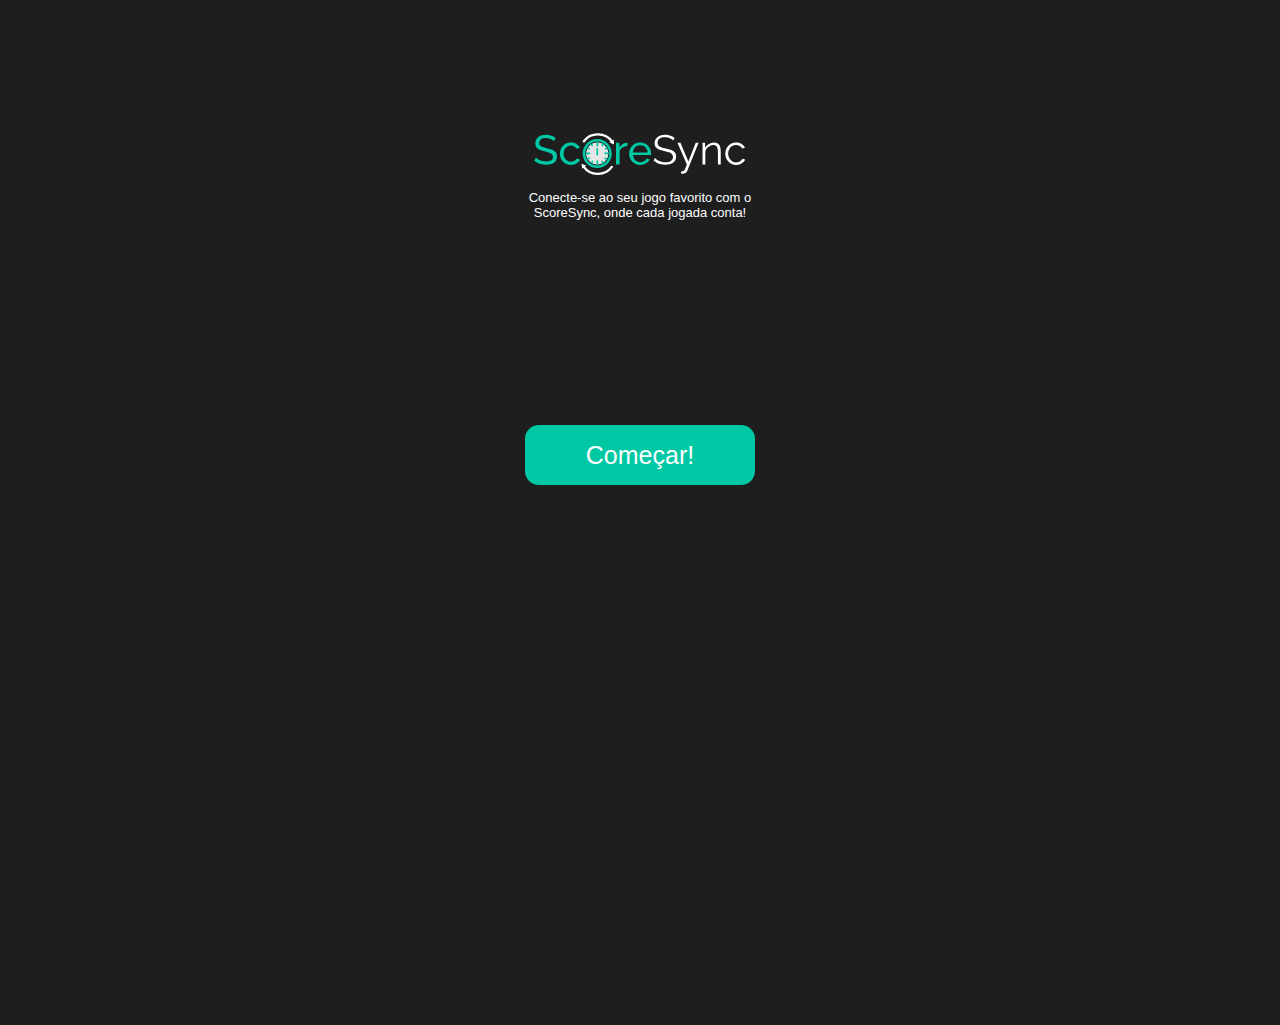
<file: index.html>
<!DOCTYPE html>
<html lang="pt-br">
  <head>
    <meta charset="UTF-8" />
    <meta name="viewport" content="width=device-width, initial-scale=1.0" />
    <title>ScoreSync</title>
    <link rel="icon" href="../../assets/img/clock.png" />
    <link rel="stylesheet" href="assets/css/style.css" />
    <link rel="stylesheet" href="assets/css/pagina-inicial.css" />
  </head>
  <body>
    <div class="logo">
      <img
        class="menu_logo"
        src="../../assets/img/logo.svg"
        alt="Logo ScoreSync: 'Score' em verde água, 'o' substituído por um relógio sincronizado, 'Sync' em branco"
      />
    </div>

    <strong class="menu_frase"
      >Conecte-se ao seu jogo favorito com o <br />
      ScoreSync, onde cada jogada conta!</strong
    >
    <div class="botao">
      <a href="./public/pages/menu.html">
        <button class="menu_botao">Começar!</button>
      </a>
    </div>
  </body>
</html>
</file>
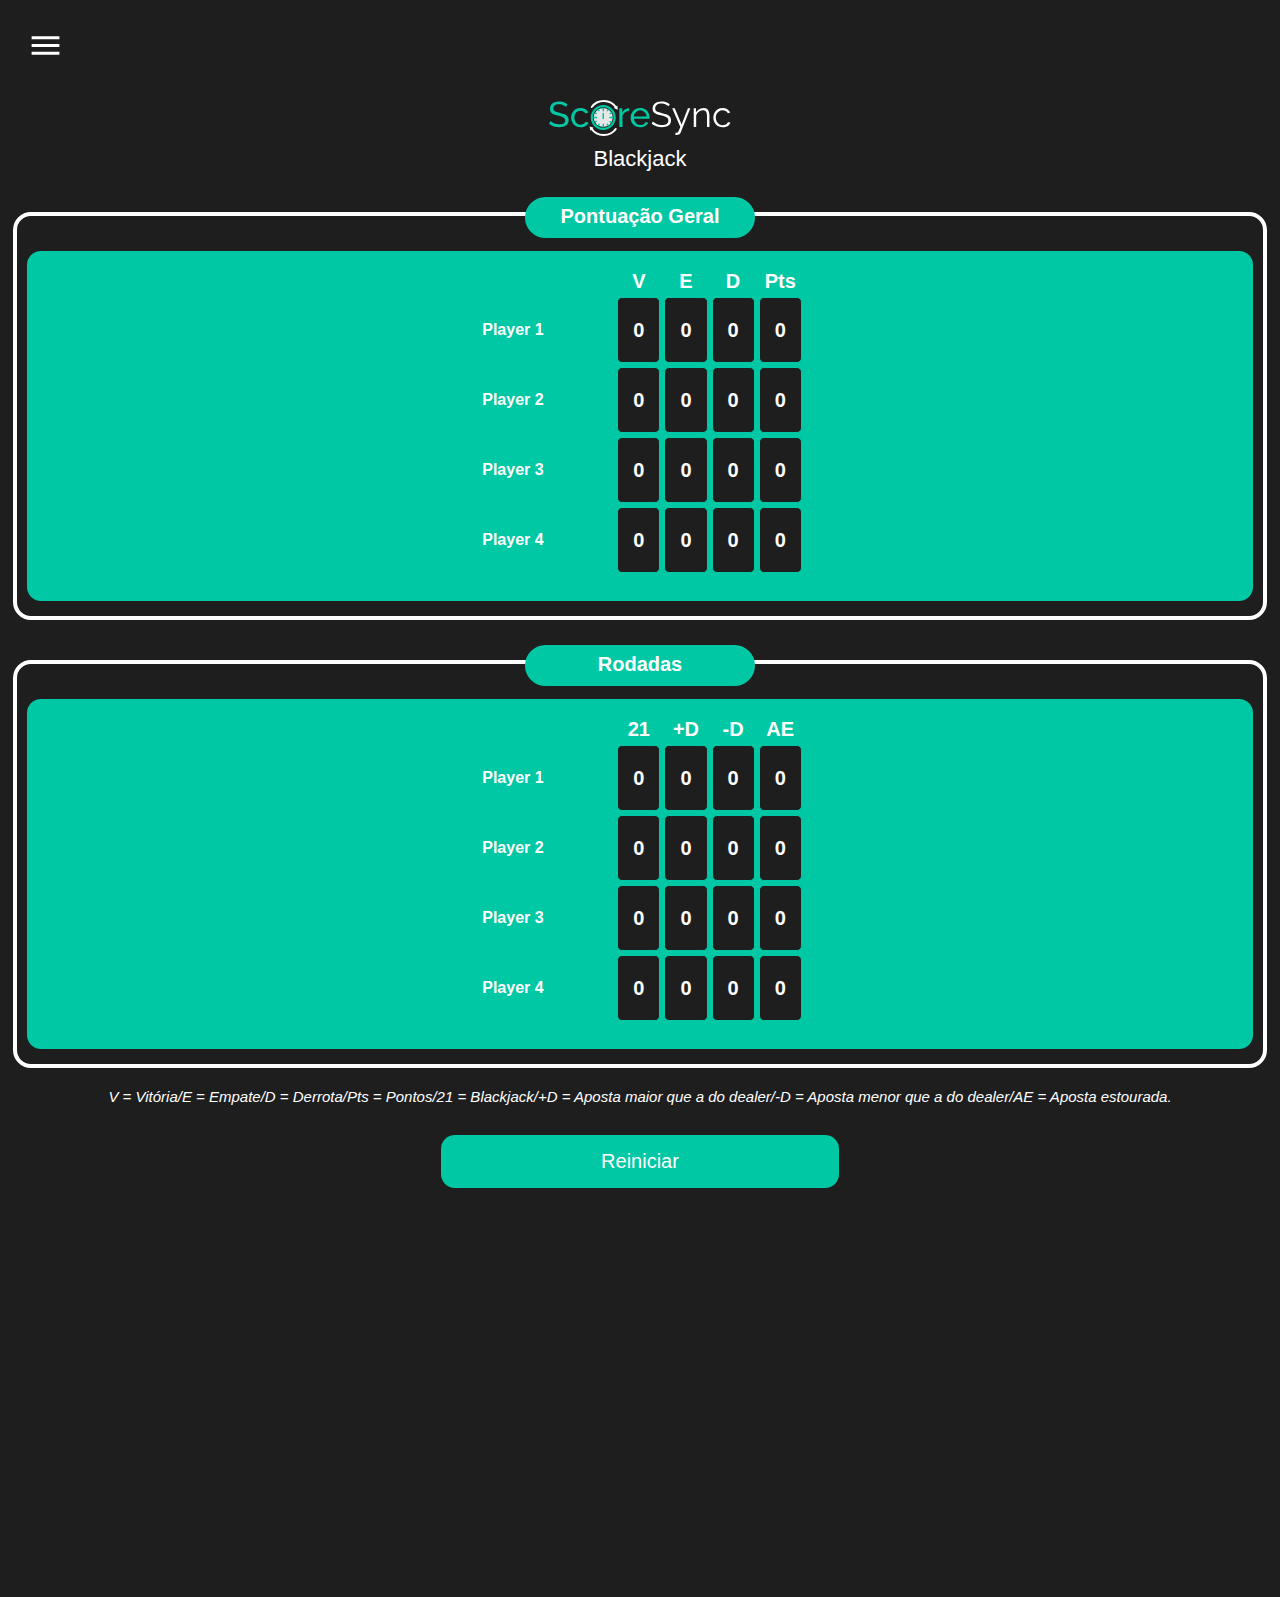
<file: public/pages/blackjack.html>
<!DOCTYPE html>
<html lang="pt-br">
  <head>
    <meta charset="UTF-8" />
    <meta name="viewport" content="width=device-width, initial-scale=1.0" />
    <title>ScoreSync</title>
    <link rel="icon" href="../../assets/img/clock.png" />
    <link rel="stylesheet" href="../../assets/css/style.css" />
    <link rel="stylesheet" href="../../assets/css/blackjack.css" />
  </head>
  <body>
    <div class="btn-menu">
      <a href="../pages/menu.html">
        <img src="../../assets/img/menu.svg" alt="Menu" />
      </a>
    </div>
    <div class="logo">
      <img
        src="../../assets/img/logo.svg"
        alt="Logo ScoreSync: 'Score' em verde água, 'o' substituído por um relógio sincronizado, 'Sync' em branco"
      />
    </div>
    <span class="title">Blackjack</span>
    <div class="table-bj-pts-gerais">
      <div class="table-title">Pontuação Geral</div>
      <div class="table-container">
        <table id="score-table">
          <tr class="score">
            <th>⠀⠀⠀⠀⠀⠀⠀⠀⠀</th>
            <th class="vitoria">V</th>
            <th class="empate">E</th>
            <th class="derrota">D</th>
            <th class="pontos">Pts</th>
          </tr>
          <tr>
            <td class="player">Player 1</td>
            <td class="score-cell">0</td>
            <td class="score-cell">0</td>
            <td class="score-cell">0</td>
            <td class="score-cell">0</td>
          </tr>
          <tr>
            <td class="player">Player 2</td>
            <td class="score-cell">0</td>
            <td class="score-cell">0</td>
            <td class="score-cell">0</td>
            <td class="score-cell">0</td>
          </tr>
          <tr>
            <td class="player">Player 3</td>
            <td class="score-cell">0</td>
            <td class="score-cell">0</td>
            <td class="score-cell">0</td>
            <td class="score-cell">0</td>
          </tr>
          <tr>
            <td class="player">Player 4</td>
            <td class="score-cell">0</td>
            <td class="score-cell">0</td>
            <td class="score-cell">0</td>
            <td class="score-cell">0</td>
          </tr>
        </table>
      </div>
    </div>


    <div class="table-bj-rodadas">
        <div class="table-title">Rodadas</div>
        <div class="table-container">
          <table id="score-table">
            <tr class="score">
              <th>⠀⠀⠀⠀⠀⠀⠀⠀⠀</th>
              <th class="jack">21</th>
              <th class="maiorQueDealer">+D</th>
              <th class="menorQueDealer">-D</th>
              <th class="apostaEstourada">AE</th>
            </tr>
            <tr>
              <td class="player">Player 1</td>
              <td class="score-cell">0</td>
              <td class="score-cell">0</td>
              <td class="score-cell">0</td>
              <td class="score-cell">0</td>
            </tr>
            <tr>
              <td class="player">Player 2</td>
              <td class="score-cell">0</td>
              <td class="score-cell">0</td>
              <td class="score-cell">0</td>
              <td class="score-cell">0</td>
            </tr>
            <tr>
              <td class="player">Player 3</td>
              <td class="score-cell">0</td>
              <td class="score-cell">0</td>
              <td class="score-cell">0</td>
              <td class="score-cell">0</td>
            </tr>
            <tr>
              <td class="player">Player 4</td>
              <td class="score-cell">0</td>
              <td class="score-cell">0</td>
              <td class="score-cell">0</td>
              <td class="score-cell">0</td>
            </tr>
          </table>
        </div>
      </div>

    <p class="subtitle">V = Vitória/E = Empate/D = Derrota/Pts = Pontos/21 = Blackjack/+D = Aposta maior que a do dealer/-D = Aposta menor que a do dealer/AE = Aposta estourada.</p>

    <div class="reset-container">
      <button class="btn-reset" onclick="reiniciarPlacar()">Reiniciar</button>
    </div>
  </body>
  <script src="../../assets/js/blackjack.js"></script>
</html>
</file>
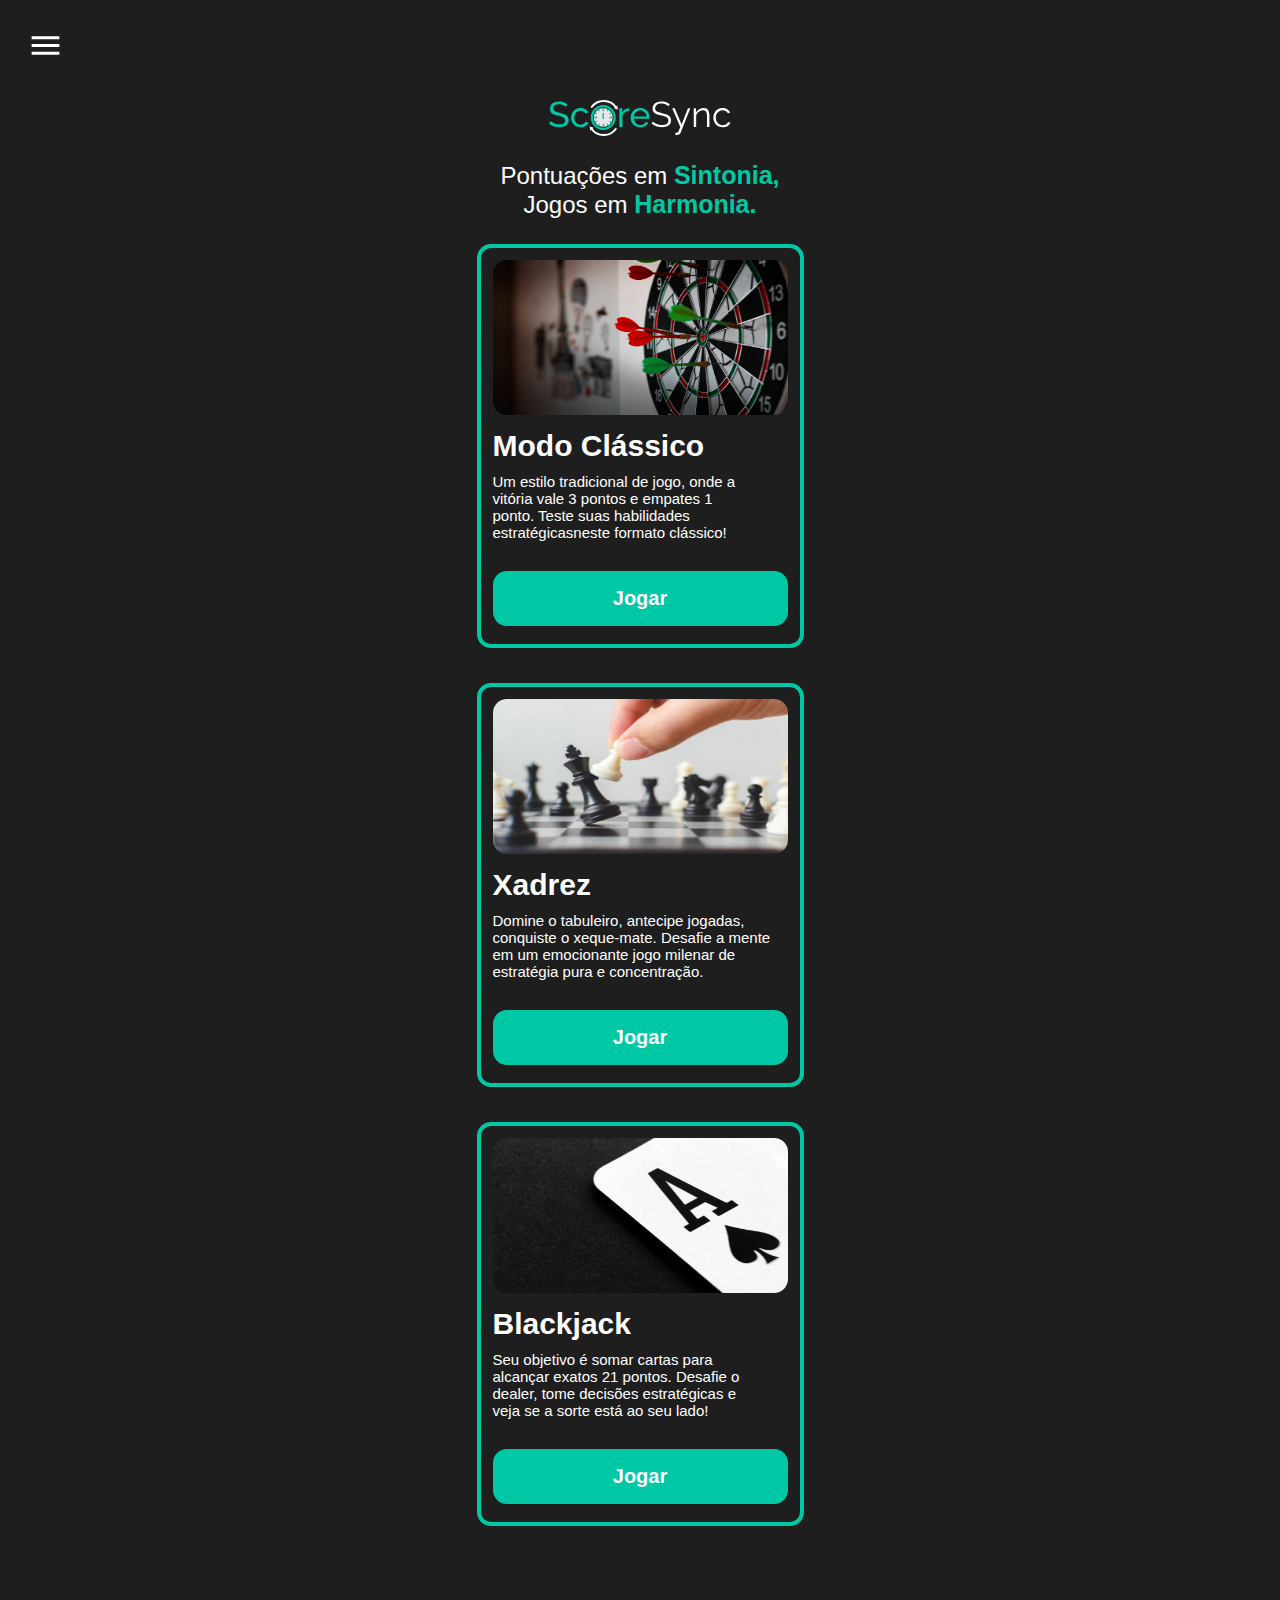
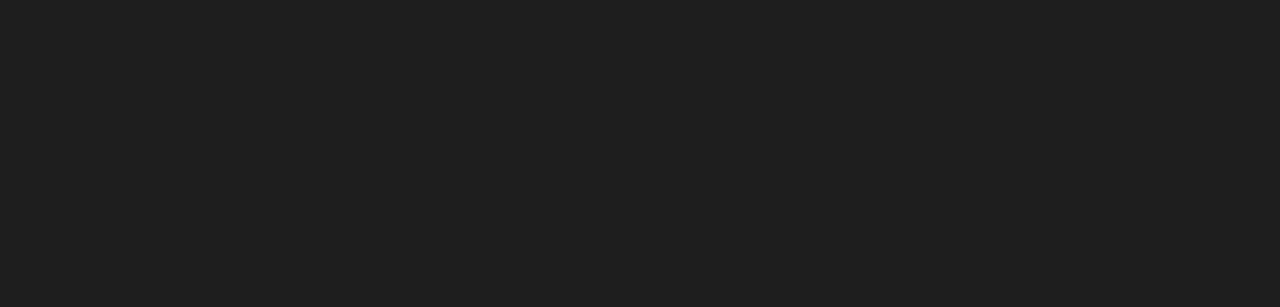
<file: public/pages/menu.html>
<!DOCTYPE html>
<html lang="pt-br">
  <head>
    <meta charset="UTF-8" />
    <meta name="viewport" content="width=device-width, initial-scale=1.0" />
    <title>ScoreSync</title>
    <link rel="icon" href="../../assets/img/clock.png" />
    <link rel="stylesheet" href="../../assets/css/style.css" />
    <link rel="stylesheet" href="../../assets/css/menu.css" />
  </head>
  <body>
    <div class="btn-menu">
      <a href="../../index.html">
        <img src="../../assets/img/menu.svg" alt="Menu" />
      </a>
    </div>
    <div class="logo">
      <img
        src="../../assets/img/logo.svg"
        alt="Logo ScoreSync: 'Score' em verde água, 'o' substituído por um relógio sincronizado, 'Sync' em branco"
      />
    </div>
    <div class="textos">
      <strong class="texto-menu" spellcheck="false">
        Pontuações em <b> Sintonia,</b>
      </strong>
      <br />
      <strong class="texto-menu" spellcheck="false">
        Jogos em <b>Harmonia.</b>
      </strong>
    </div>

    <div class="card">
      <img
        src="../../assets/img/modo_classico.jpg"
        class="card-img"
        alt="Disputa de uma partida de dardos."
      />
      <div class="card-body">
        <h5 class="card-title">Modo Clássico</h5>
        <p class="card-text">
          Um estilo tradicional de jogo, onde a <br />
          vitória vale 3 pontos e empates 1 <br />
          ponto. Teste suas habilidades <br />estratégicasneste formato
          clássico!
        </p>
        <div>
          <a href="./modo-classico.html">
            <button class="btn-card">Jogar</button>
          </a>
        </div>
      </div>
    </div>

    <div class="card">
      <img
        src="../../assets/img/xadrez.png"
        class="card-img"
        alt="Peão branco derrubando o Rei em uma partida de xadrez."
      />
      <div class="card-body">
        <h5 class="card-title">Xadrez</h5>
        <p class="card-text">
          Domine o tabuleiro, antecipe jogadas, <br />
          conquiste o xeque-mate. Desafie a mente <br />
          em um emocionante jogo milenar de estratégia pura e concentração.
        </p>
        <div>
          <a href="./xadrez.html">
            <button class="btn-card">Jogar</button>
          </a>
        </div>
      </div>
    </div>

    <div class="card">
      <img
        src="../../assets/img/blackjack.jpg"
        class="card-img"
        alt="Carta Ás do baralho do naipe de paus."
      />
      <div class="card-body">
        <h5 class="card-title">Blackjack</h5>
        <p class="card-text">
          Seu objetivo é somar cartas para <br />
          alcançar exatos 21 pontos. Desafie o <br />
          dealer, tome decisões estratégicas e <br />veja se a sorte está ao seu
          lado!
        </p>
        <div>
          <a href="./blackjack.html">
            <button class="btn-card">Jogar</button>
          </a>
        </div>
      </div>
    </div>
  </body>
</html>
</file>
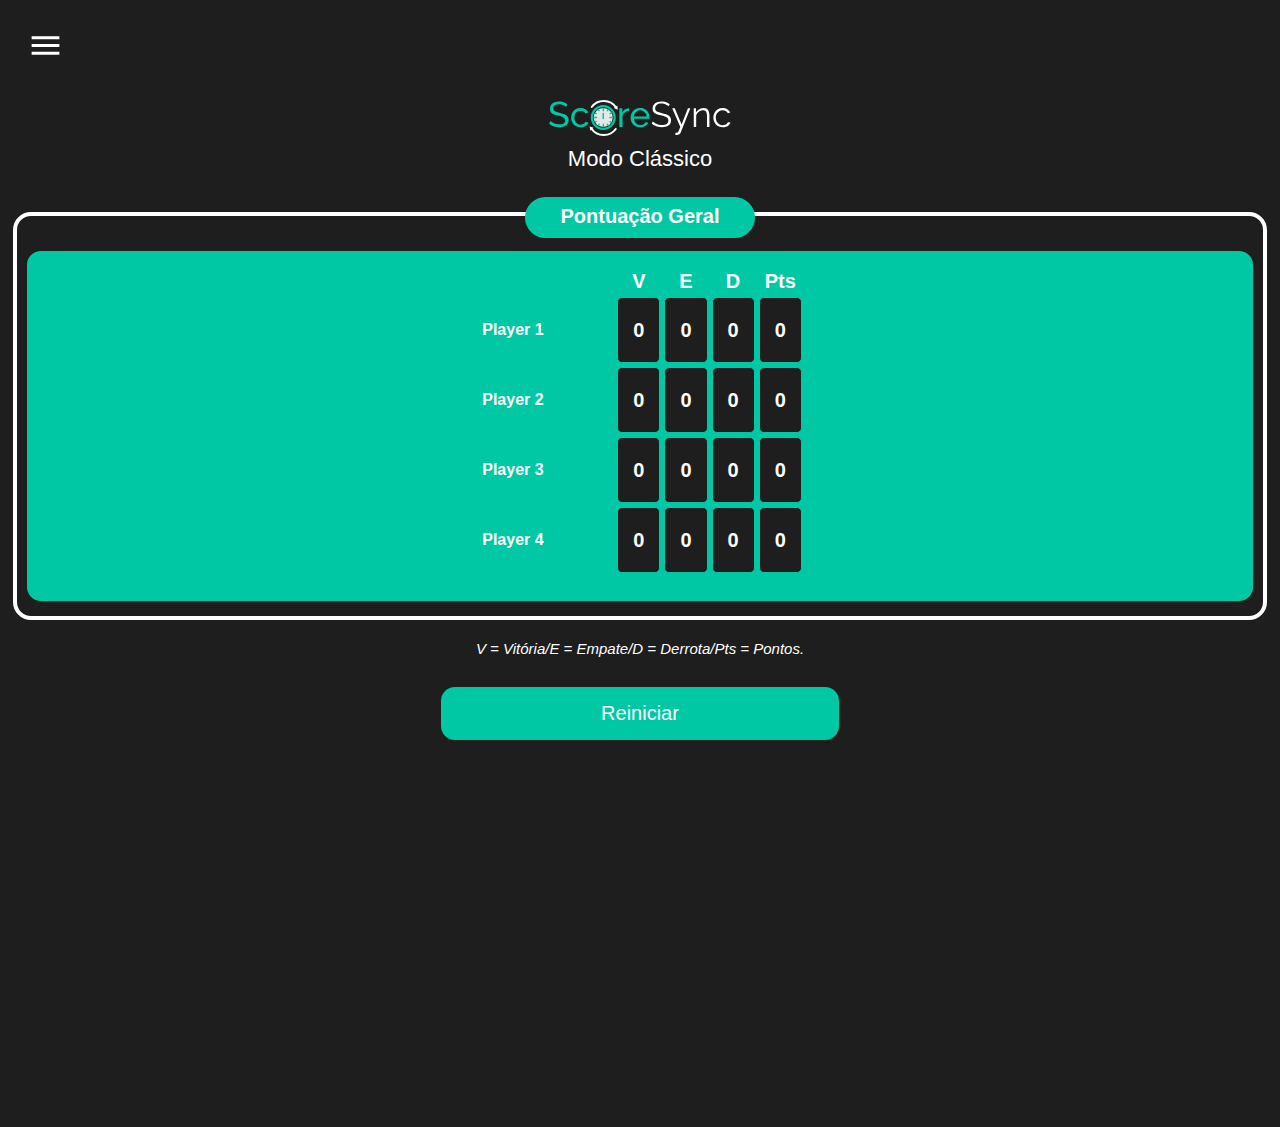
<file: public/pages/modo-classico.html>
<!DOCTYPE html>
<html lang="pt-br">
  <head>
    <meta charset="UTF-8" />
    <meta name="viewport" content="width=device-width, initial-scale=1.0" />
    <title>ScoreSync</title>
    <link rel="icon" href="../../assets/img/clock.png" />
    <link rel="stylesheet" href="../../assets/css/style.css" />
    <link rel="stylesheet" href="../../assets/css/modo-classico.css" />
  </head>
  <body>
    <div class="btn-menu">
      <a href="../pages/menu.html">
        <img src="../../assets/img/menu.svg" alt="Menu" />
      </a>
    </div>
    <div class="logo">
      <img
        src="../../assets/img/logo.svg"
        alt="Logo ScoreSync: 'Score' em verde água, 'o' substituído por um relógio sincronizado, 'Sync' em branco"
      />
    </div>
    <span class="title">Modo Clássico</span>
    <div class="table-modo-classico">
      <div class="table-title">Pontuação Geral</div>
      <div class="table-container">
        <table id="score-table">
          <tr class="score">
            <th>⠀⠀⠀⠀⠀⠀⠀⠀⠀</th>
            <th class="vitoria">V</th>
            <th class="empate">E</th>
            <th class="derrota">D</th>
            <th class="pontos">Pts</th>
          </tr>
          <tr>
            <td class="player">Player 1</td>
            <td class="score-cell">0</td>
            <td class="score-cell">0</td>
            <td class="score-cell">0</td>
            <td class="score-cell">0</td>
          </tr>
          <tr>
            <td class="player">Player 2</td>
            <td class="score-cell">0</td>
            <td class="score-cell">0</td>
            <td class="score-cell">0</td>
            <td class="score-cell">0</td>
          </tr>
          <tr>
            <td class="player">Player 3</td>
            <td class="score-cell">0</td>
            <td class="score-cell">0</td>
            <td class="score-cell">0</td>
            <td class="score-cell">0</td>
          </tr>
          <tr>
            <td class="player">Player 4</td>
            <td class="score-cell">0</td>
            <td class="score-cell">0</td>
            <td class="score-cell">0</td>
            <td class="score-cell">0</td>
          </tr>
        </table>
      </div>
    </div>
    <p class="subtitle">V = Vitória/E = Empate/D = Derrota/Pts = Pontos.</p>

    <div class="reset-container">
      <button class="btn-reset" onclick="reiniciarPlacar()">Reiniciar</button>
    </div>
  </body>
  <script src="../../assets/js/modoClassico.js"></script>
</html>
</file>
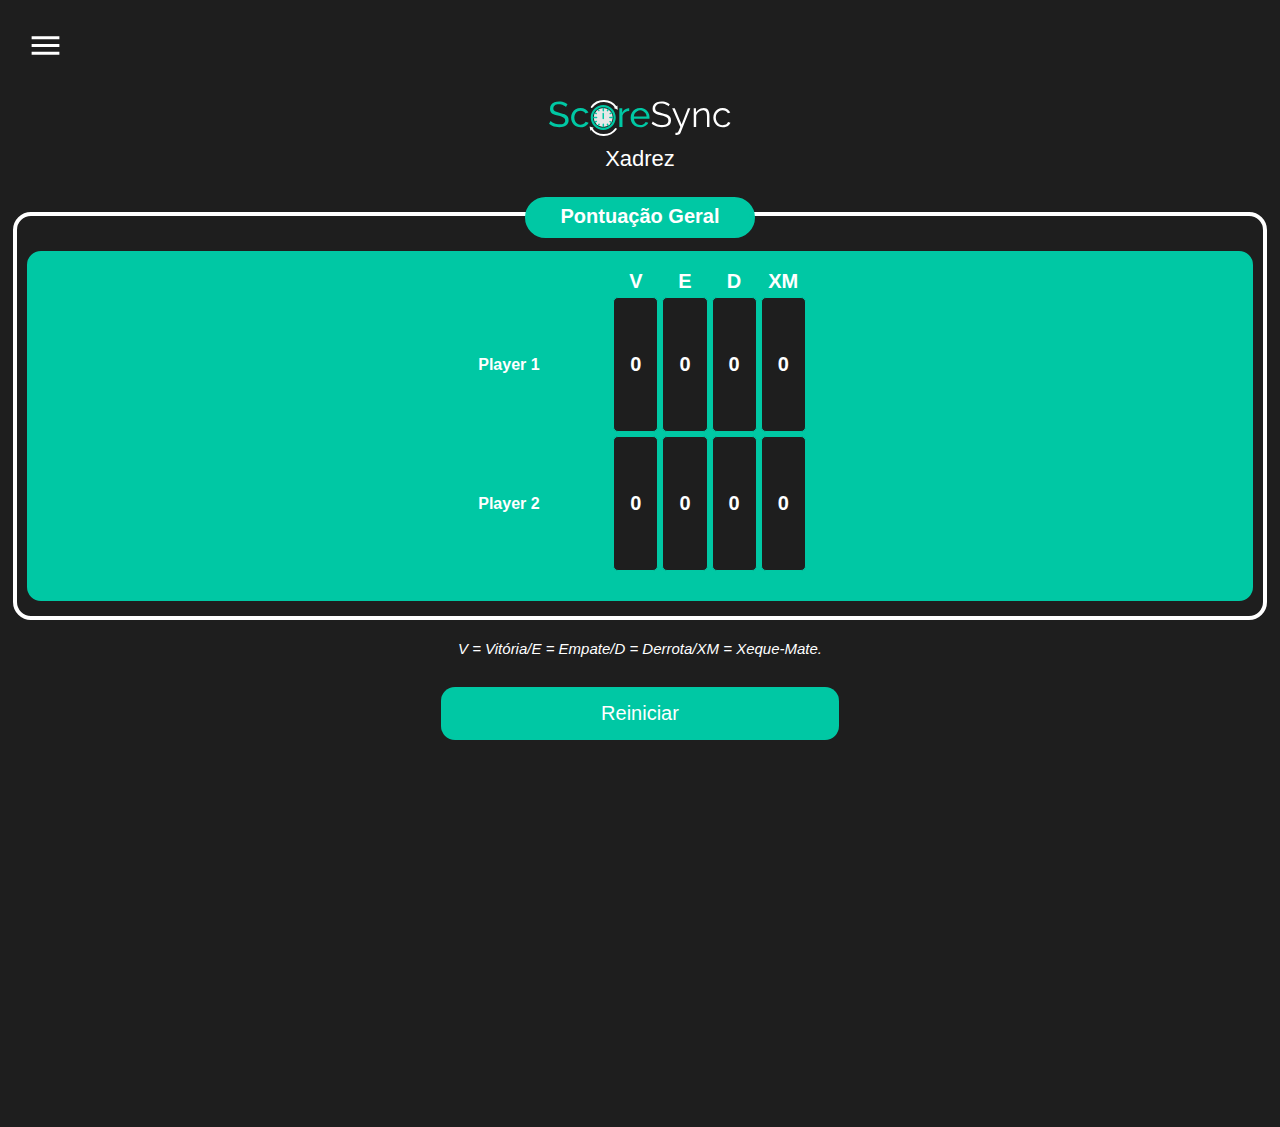
<file: public/pages/xadrez.html>
<!DOCTYPE html>
<html lang="pt-br">
  <head>
    <meta charset="UTF-8" />
    <meta name="viewport" content="width=device-width, initial-scale=1.0" />
    <title>ScoreSync</title>
    <link rel="icon" href="../../assets/img/clock.png" />
    <link rel="stylesheet" href="../../assets/css/style.css" />
    <link rel="stylesheet" href="../../assets/css/xadrez.css" />
  </head>
  <body>
    <div class="btn-menu">
      <a href="../pages/menu.html">
        <img src="../../assets/img/menu.svg" alt="Menu" />
      </a>
    </div>
    <div class="logo">
      <img
        src="../../assets/img/logo.svg"
        alt="Logo ScoreSync: 'Score' em verde água, 'o' substituído por um relógio sincronizado, 'Sync' em branco"
      />
    </div>
    <span class="title">Xadrez</span>
    <div class="table-xadrez">
      <div class="table-title">Pontuação Geral</div>
      <div class="table-container">
        <table id="score-table">
          <tr class="score">
            <th>⠀⠀⠀⠀⠀⠀⠀⠀⠀</th>
            <th class="vitoria">V</th>
            <th class="empate">E</th>
            <th class="derrota">D</th>
            <th class="xequeMate">XM</th>
          </tr>
          <tr>
            <td class="player">Player 1</td>
            <td class="score-cell">0</td>
            <td class="score-cell">0</td>
            <td class="score-cell">0</td>
            <td class="score-cell">0</td>
          </tr>
          <tr>
            <td class="player">Player 2</td>
            <td class="score-cell">0</td>
            <td class="score-cell">0</td>
            <td class="score-cell">0</td>
            <td class="score-cell">0</td>
          </tr>
        </table>
      </div>
    </div>
    <p class="subtitle">V = Vitória/E = Empate/D = Derrota/XM = Xeque-Mate.</p>

    <div class="reset-container">
      <button class="btn-reset" onclick="reiniciarPlacar()">Reiniciar</button>
    </div>
  </body>
  <script src="../../assets/js/xadrez.js"></script>
</html>
</file>
<file: assets/css/style.css>
:root {
  --cor-primaria: #00c8a4;
  --cor-secundaria: #fff;
  --backgrounds: #1e1e1e;
}

* {
  margin: 0;
  padding: 0;
}

html {
  font-size: 62.5%;
}

@import url("https://fonts.googleapis.com/css2?family=Montserrat:wght@400;500;600;700&family=Raleway:wght@400;500;600;700&display=swap");

body {
  background-color: var(--backgrounds);
}

.btn-menu {
  margin: 2.7rem;
}

.logo {
  display: flex;
  justify-content: center;
}

.title {
  font: 400 2.2rem "Montserrat", sans-serif;
  color: var(--cor-secundaria);
  margin-top: 1rem;
  display: flex;
  justify-content: center;
}

table {
  height: 35rem;
}

.table-container {
  margin-top: 3.5rem;
}

.table-title {
  font: 700 2rem "Montserrat", sans-serif;
  text-align: center;
  color: var(--cor-secundaria);
  background-color: var(--cor-primaria);
  border-radius: 3rem;
  border: 0.5rem solid var(--cor-primaria);
  height: 2.5rem;
  width: 20rem;
  padding: 0.3rem 1rem;
  position: absolute;
  top: -1.9rem;
  left: 50%;
  transform: translateX(-50%);
}

.player {
  font: 700 1.6rem "Montserrat", sans-serif;
  color: var(--cor-secundaria);
  background-color: var(--cor-primaria);
  border: 0.4rem solid var(--cor-primaria);
  padding: 2rem 0 2rem 0;
}

.score-cell,
#score-table {
  font: 700 2rem "Montserrat", sans-serif;
  color: var(--cor-secundaria);
  background-color: var(--cor-primaria);
  border: 0.9rem solid var(--cor-primaria);
  border-radius: 1.4rem;
  padding-top: 0.5rem;
}

#score-table {
  display: flex;
  justify-content: center;
  border-spacing: 0.4rem;
  margin: 1rem;
}

.score-cell {
  background-color: var(--backgrounds);
  border: 0.1rem solid var(--cor-primaria);
  border-radius: 0.5rem;
  margin-bottom: 1rem;
  padding: 1.5rem;
}

.subtitle {
  font: italic 1.5rem "Montserrat", sans-serif;
  color: var(--cor-secundaria);
  text-align: center;
  margin-top: 0.5rem;
  padding: 1.5rem;
}

.reset-container {
  display: flex;
  justify-content: center;
}

.btn-reset {
  font: 400 2rem "Montserrat", sans-serif;
  color: var(--cor-secundaria);
  background-color: var(--cor-primaria);
  border: none;
  border-radius: 1.4rem;
  margin-top: 1.5rem;
  padding: 1.5rem 16rem;
}
</file>
<file: assets/css/pagina-inicial.css>
html {
  font-size: 62.5%;
}

body {
  height: 100vh;
}

.logo {
  height: 5rem;
  margin: 12.5rem 0 0 auto;
}

.menu_frase {
  font: 500 1.3rem "Raleway", sans-serif;
  text-align: center;
  color: var(--cor-secundaria);
  display: flex;
  justify-content: center;
  margin: 1.5rem 0 0 auto;
}

.botao {
  display: flex;
  justify-content: center;
  margin: 20.5rem 0 0 auto;
}

.menu_botao {
  font: 500 2.5rem "Raleway", sans-serif;
  color: var(--cor-secundaria);
  background-color: var(--cor-primaria);
  border: none;
  border-radius: 1.4rem;
  width: 23rem;
  height: 6rem;
}
</file>
<file: assets/css/blackjack.css>
html {
    font-size: 62.5%;
}

body {
  height: 157rem;
}

.table-bj-pts-gerais,
.table-bj-rodadas {
  border: 0.4rem solid #fff;
  border-radius: 1.8rem;
  position: relative;
  margin: 4rem 1.3rem 0 1.3rem;
  height: 40rem;
}
</file>
<file: assets/css/menu.css>
html {
  font-size: 62.5%;
}

body {
  height: 188rem;
}

.textos {
  text-align: center;
  line-height: 1.15;
  margin: 2.5rem 4.5rem;
}

.texto-menu {
  color: var(--cor-secundaria);
  font: 500 2.4rem "Montserrat", sans-serif;
}

b {
  font: 600 2.5rem "Montserrat", sans-serif;
  color: var(--cor-primaria);
}

.card {
  border: 0.4rem solid var(--cor-primaria);
  border-radius: 1.4rem;
  overflow: hidden;
  width: 29.5rem;
  height: 37.2rem;
  margin: 0 auto 3.5rem;
  padding: 1.2rem;
}

.card-img {
  border-radius: 1.4rem;
  width: 29.5rem;
  height: 15.5rem;
}

.card-title {
  font: 700 3rem "Montserrat", sans-serif;
  color: var(--cor-secundaria);
  margin-top: 1.2rem;
}

.card-text {
  font: 500 1.5rem "Raleway", sans-serif;
  color: var(--cor-secundaria);
  margin-top: 1rem;
}

.btn-card {
  font: 700 2rem "Montserrat", sans-serif;
  color: var(--cor-secundaria);
  background-color: var(--cor-primaria);
  border: none;
  border-radius: 1.4rem;
  width: 29.5rem;
  height: 5.5rem;
  margin-top: 3rem;
}
</file>
<file: assets/css/modo-classico.css>
html {
  font-size: 62.5%;
}

body {
  height: 110rem;
}

.table-modo-classico {
  border: 0.4rem solid #fff;
  border-radius: 1.8rem;
  height: 40rem;
  margin: 4rem 1.3rem 0 1.3rem;
  position: relative;
}
</file>
<file: assets/css/xadrez.css>
html {
  font-size: 62.5%;
}

body {
  height: 110rem;
}

.table-xadrez {
  border: 0.4rem solid #fff;
  border-radius: 1.8rem;
  height: 40rem;
  margin: 4rem 1.3rem 0 1.3rem;
  position: relative;
}

.score-cell {
  background-color: var(--backgrounds);
  border: 0.1rem solid var(--cor-primaria);
  border-radius: 0.5rem;
  margin-bottom: 1rem;
  padding:5.5rem 1.6rem 5.5rem;
}
</file>
